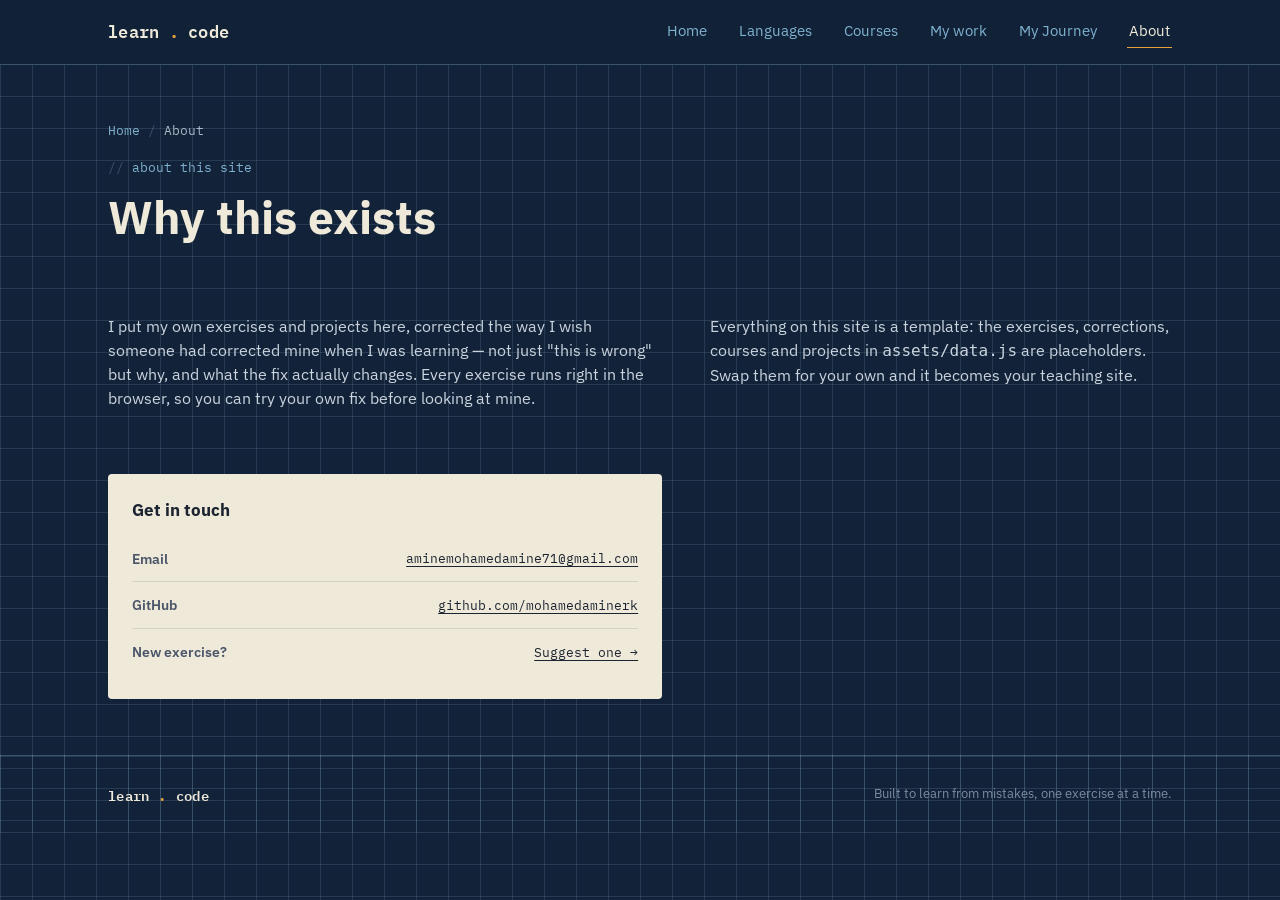
<file: about.html>
<!DOCTYPE html>
<html lang="en">
<head>
<meta charset="UTF-8">
<meta name="viewport" content="width=device-width, initial-scale=1.0">
<title>About — learn.code</title>
<meta name="description" content="Why this site exists: learn to code by running exercises and reading real corrections.">
<link rel="canonical" href="https://mohamedaminerk.github.io/learn-code/about.html">
<meta property="og:type" content="website">
<meta property="og:title" content="About — learn.code">
<meta name="robots" content="index, follow">
<link rel="icon" href="assets/favicon.svg" type="image/svg+xml">
<link rel="alternate icon" href="assets/favicon.ico">
<link rel="apple-touch-icon" href="assets/apple-touch-icon.png">
<link rel="preconnect" href="https://fonts.googleapis.com">
<link rel="preconnect" href="https://fonts.gstatic.com" crossorigin>
<link href="https://fonts.googleapis.com/css2?family=IBM+Plex+Sans:ital,wght@0,400;0,500;0,600;0,700;1,400&family=IBM+Plex+Mono:wght@400;500;600&display=swap" rel="stylesheet">
<link rel="stylesheet" href="assets/style.css">
</head>
<body class="blueprint">

<header class="site">
  <div class="nav-inner">
    <a href="index.html" class="logo">learn<span class="dot">.</span>code</a>
    <button class="nav-toggle" id="navToggle" aria-expanded="false" aria-controls="navLinks">menu</button>
    <nav class="links" id="navLinks">
      <a href="index.html" data-nav="home">Home</a>
      <a href="language.html?lang=c" data-nav="languages">Languages</a>
      <a href="courses.html" data-nav="courses">Courses</a>
      <a href="work.html" data-nav="work">My work</a>
      <a href="journey.html" data-nav="journey">My Journey</a>
      <a href="about.html" data-nav="about">About</a>
    </nav>
  </div>
</header>

<main>
  <section class="page-head">
    <div class="wrap">
      <div class="breadcrumb"><a href="index.html">Home</a><span class="sep">/</span><span class="current">About</span></div>
      <p class="page-tag">about this site</p>
      <h1 class="page-title">Why this exists</h1>
    </div>
  </section>

  <section style="padding-top:0;">
    <div class="wrap">
      <div class="about">
        <p>I put my own exercises and projects here, corrected the way I wish someone had corrected mine when I was learning — not just "this is wrong" but why, and what the fix actually changes. Every exercise runs right in the browser, so you can try your own fix before looking at mine.</p>
        <p>Everything on this site is a template: the exercises, corrections, courses and projects in <code>assets/data.js</code> are placeholders. Swap them for your own and it becomes your teaching site.</p>

       <div class="contact-card">
  <h3>Get in touch</h3>
  <div class="contact-row">
    <span class="contact-label-type">Email</span>
    <a href="mailto:aminemohamedamine71@gmail.com" class="contact-value">aminemohamedamine71@gmail.com</a>
  </div>
  <div class="contact-row">
    <span class="contact-label-type">GitHub</span>
    <a href="https://github.com/mohamedaminerk" target="_blank" rel="noopener noreferrer" class="contact-value">github.com/mohamedaminerk</a>
  </div>
  <div class="contact-row">
    <span class="contact-label-type">New exercise?</span>
    <a href="mailto:aminemohamedamine71@gmail.com?subject=New%20exercise%20suggestion" class="contact-value">Suggest one &rarr;</a>
  </div>
</div>
      </div>
    </div>
  </section>
</main>

<footer class="blueprint">
  <div class="wrap">
    <span class="logo">learn<span class="dot">.</span>code</span>
    <span>Built to learn from mistakes, one exercise at a time.</span>
  </div>
</footer>

<script src="assets/data.js"></script>
<script src="assets/app.js"></script>
<script>
  initNav("about");
</script>
</body>
</html>
</file>
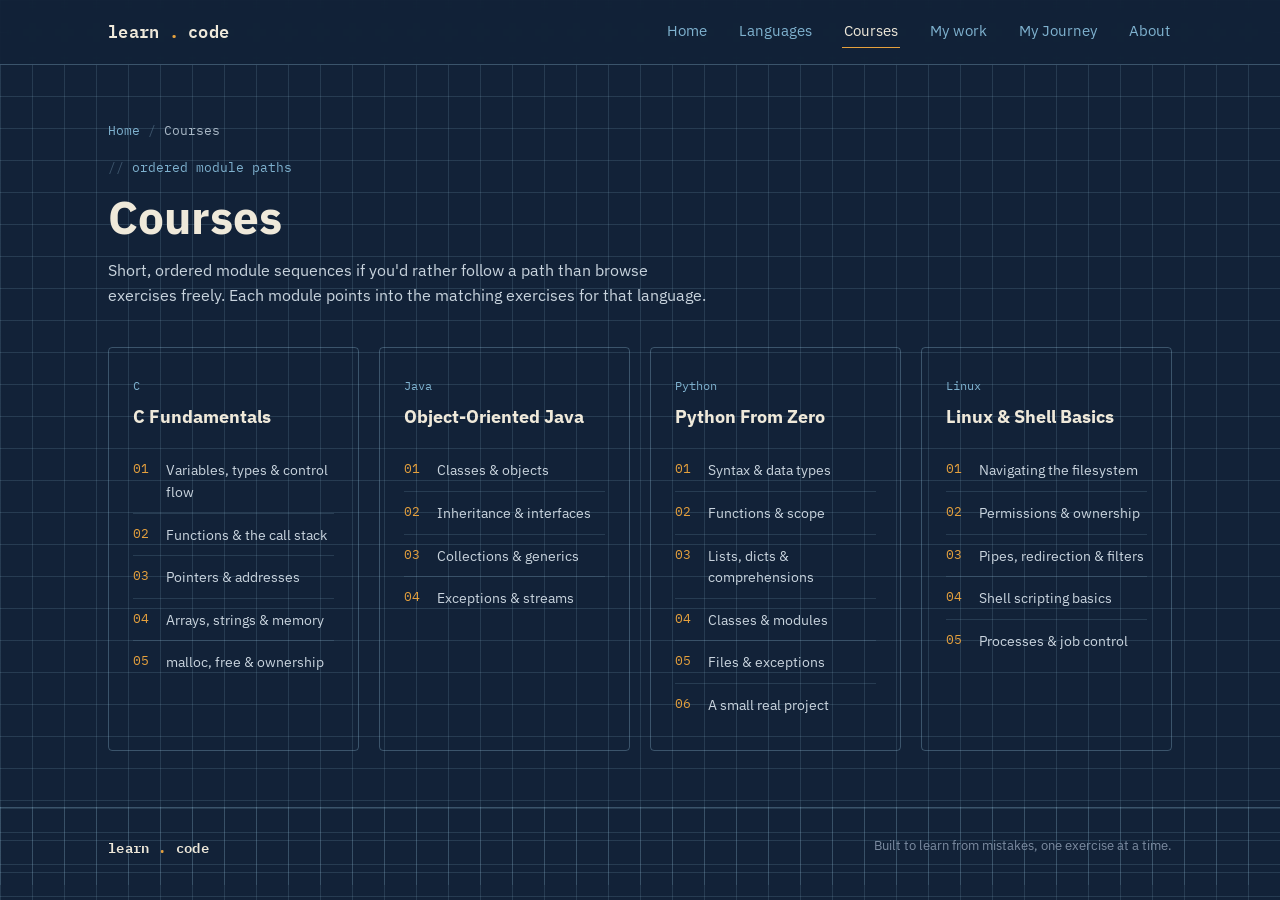
<file: courses.html>
<!DOCTYPE html>
<html lang="en">
<head>
<meta charset="UTF-8">
<meta name="viewport" content="width=device-width, initial-scale=1.0">
<title>Courses — learn.code</title>
<meta name="description" content="Short, ordered courses for learning C, Java and Python, module by module.">
<link rel="canonical" href="https://mohamedaminerk.github.io/learn-code/courses.html">
<meta property="og:type" content="website">
<meta property="og:title" content="Courses — learn.code">
<meta property="og:description" content="Short, ordered courses for learning C, Java and Python, module by module.">
<meta name="robots" content="index, follow">
<link rel="icon" href="assets/favicon.svg" type="image/svg+xml">
<link rel="alternate icon" href="assets/favicon.ico">
<link rel="apple-touch-icon" href="assets/apple-touch-icon.png">
<link rel="preconnect" href="https://fonts.googleapis.com">
<link rel="preconnect" href="https://fonts.gstatic.com" crossorigin>
<link href="https://fonts.googleapis.com/css2?family=IBM+Plex+Sans:ital,wght@0,400;0,500;0,600;0,700;1,400&family=IBM+Plex+Mono:wght@400;500;600&display=swap" rel="stylesheet">
<link rel="stylesheet" href="assets/style.css">
</head>
<body class="blueprint">

<header class="site">
  <div class="nav-inner">
    <a href="index.html" class="logo">learn<span class="dot">.</span>code</a>
    <button class="nav-toggle" id="navToggle" aria-expanded="false" aria-controls="navLinks">menu</button>
    <nav class="links" id="navLinks">
      <a href="index.html" data-nav="home">Home</a>
      <a href="language.html?lang=c" data-nav="languages">Languages</a>
      <a href="courses.html" data-nav="courses">Courses</a>
      <a href="work.html" data-nav="work">My work</a>
      <a href="journey.html" data-nav="journey">My Journey</a>
      <a href="about.html" data-nav="about">About</a>
    </nav>
  </div>
</header>

<main>
  <section class="page-head">
    <div class="wrap">
      <div class="breadcrumb"><a href="index.html">Home</a><span class="sep">/</span><span class="current">Courses</span></div>
      <p class="page-tag">ordered module paths</p>
      <h1 class="page-title">Courses</h1>
      <p class="page-sub">Short, ordered module sequences if you'd rather follow a path than browse exercises freely. Each module points into the matching exercises for that language.</p>
    </div>
  </section>

  <section style="padding-top:0;">
    <div class="wrap">
      <div class="course-grid" id="courseGrid"></div>
    </div>
  </section>
</main>

<footer class="blueprint">
  <div class="wrap">
    <span class="logo">learn<span class="dot">.</span>code</span>
    <span>Built to learn from mistakes, one exercise at a time.</span>
  </div>
</footer>

<script src="assets/data.js"></script>
<script src="assets/app.js"></script>
<script>
  initNav("courses");
  renderCourses(document.getElementById("courseGrid"));
</script>
</body>
</html>
</file>
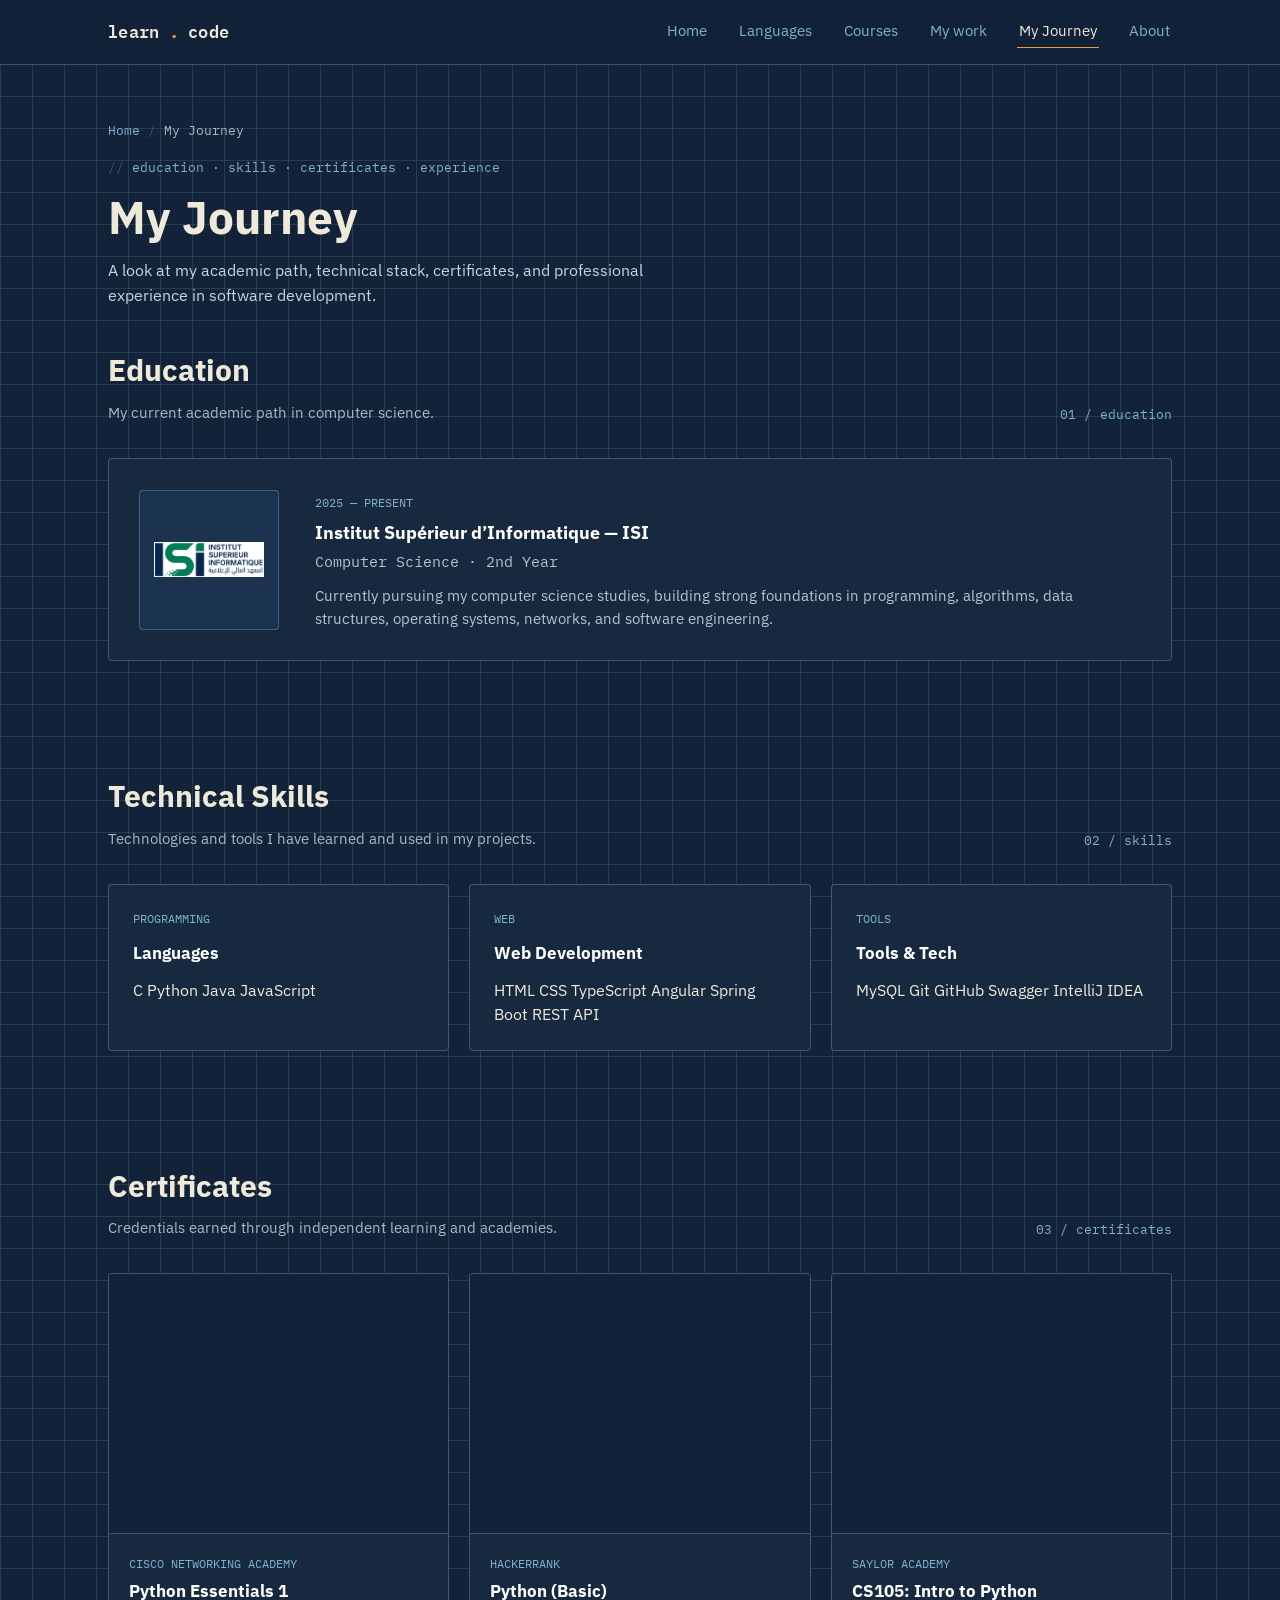
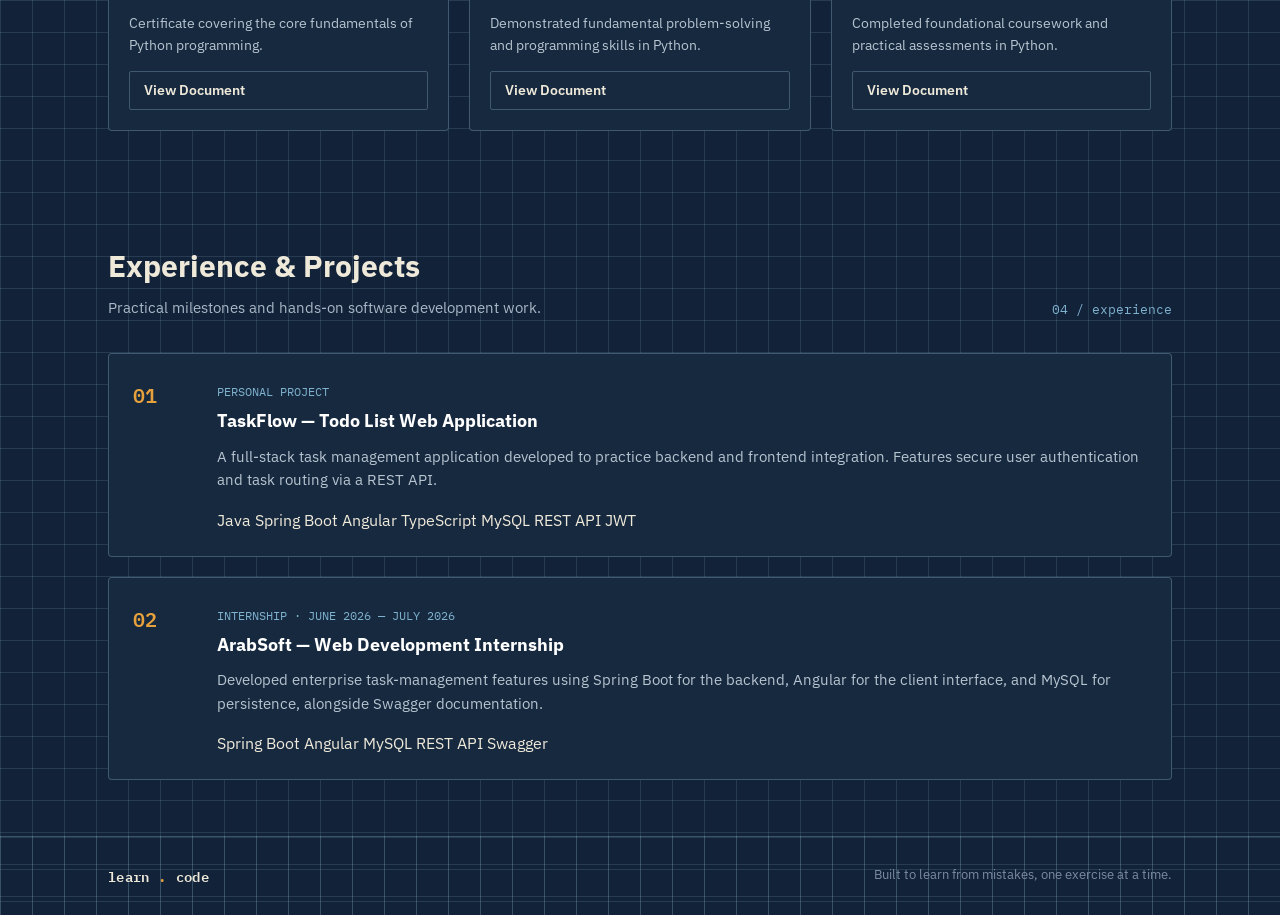
<file: journey.html>
<!DOCTYPE html>
<html lang="en">
<head>
<meta charset="UTF-8">
<meta name="viewport" content="width=device-width, initial-scale=1.0">
<title>My Journey — learn.code</title>
<meta name="description" content="My education, technical skills, certificates, projects and professional experience.">
<link rel="canonical" href="https://mohamedaminerk.github.io/learn-code/journey.html">
<meta property="og:type" content="website">
<meta property="og:title" content="My Journey — learn.code">
<meta property="og:description" content="Explore my education, skills, certificates, projects and professional experience.">
<meta name="robots" content="index, follow">
<link rel="icon" href="assets/favicon.svg" type="image/svg+xml">
<link rel="alternate icon" href="assets/favicon.ico">
<link rel="apple-touch-icon" href="assets/apple-touch-icon.png">
<link rel="preconnect" href="https://fonts.googleapis.com">
<link rel="preconnect" href="https://fonts.gstatic.com" crossorigin>
<link href="https://fonts.googleapis.com/css2?family=IBM+Plex+Sans:ital,wght@0,400;0,500;0,600;0,700;1,400&family=IBM+Plex+Mono:wght@400;500;600&display=swap" rel="stylesheet">
<link rel="stylesheet" href="assets/style.css">
</head>
<body class="blueprint">

<header class="site">
  <div class="nav-inner">
    <a href="index.html" class="logo">learn<span class="dot">.</span>code</a>
    <button class="nav-toggle" id="navToggle" aria-expanded="false" aria-controls="navLinks">menu</button>
    <nav class="links" id="navLinks">
      <a href="index.html" data-nav="home">Home</a>
      <a href="language.html?lang=c" data-nav="languages">Languages</a>
      <a href="courses.html" data-nav="courses">Courses</a>
      <a href="work.html" data-nav="work">My work</a>
      <a href="journey.html" data-nav="journey">My Journey</a>
      <a href="about.html" data-nav="about">About</a>
    </nav>
  </div>
</header>

<main>
  <!-- PAGE INTRO -->
  <section class="page-head">
    <div class="wrap">
      <div class="breadcrumb">
        <a href="index.html">Home</a>
        <span class="sep">/</span>
        <span class="current">My Journey</span>
      </div>
      <p class="page-tag">education · skills · certificates · experience</p>
      <h1 class="page-title">My Journey</h1>
      <p class="page-sub">A look at my academic path, technical stack, certificates, and professional experience in software development.</p>
    </div>
  </section>

  <!-- EDUCATION -->
  <section style="padding-top:0;">
    <div class="wrap">
      <div class="section-head">
        <div>
          <h2 class="section-title">Education</h2>
          <p class="section-desc">My current academic path in computer science.</p>
        </div>
        <span class="section-index">01 / education</span>
      </div>

      <article class="journey-education">
        <div class="education-logo">
          <img src="assets/images/isi-logo.png" alt="Institut Supérieur d'Informatique logo">
        </div>
        <div class="education-content">
          <span class="course-lang">2025 — PRESENT</span>
          <h3>Institut Supérieur d’Informatique — ISI</h3>
          <p class="education-field">Computer Science · 2nd Year</p>
          <p>Currently pursuing my computer science studies, building strong foundations in programming, algorithms, data structures, operating systems, networks, and software engineering.</p>
        </div>
      </article>
    </div>
  </section>

  <!-- TECHNICAL SKILLS -->
  <section>
    <div class="wrap">
      <div class="section-head">
        <div>
          <h2 class="section-title">Technical Skills</h2>
          <p class="section-desc">Technologies and tools I have learned and used in my projects.</p>
        </div>
        <span class="section-index">02 / skills</span>
      </div>

      <div class="journey-skills">
        <article class="journey-skill-card">
          <span class="course-lang">PROGRAMMING</span>
          <h3>Languages</h3>
          <div class="skill-list">
            <span>C</span>
            <span>Python</span>
            <span>Java</span>
            <span>JavaScript</span>
          </div>
        </article>

        <article class="journey-skill-card">
          <span class="course-lang">WEB</span>
          <h3>Web Development</h3>
          <div class="skill-list">
            <span>HTML</span>
            <span>CSS</span>
            <span>TypeScript</span>
            <span>Angular</span>
            <span>Spring Boot</span>
            <span>REST API</span>
          </div>
        </article>

        <article class="journey-skill-card">
          <span class="course-lang">TOOLS</span>
          <h3>Tools & Tech</h3>
          <div class="skill-list">
            <span>MySQL</span>
            <span>Git</span>
            <span>GitHub</span>
            <span>Swagger</span>
            <span>IntelliJ IDEA</span>
          </div>
        </article>
      </div>
    </div>
  </section>

  <!-- CERTIFICATES -->
  <section>
    <div class="wrap">
      <div class="section-head">
        <div>
          <h2 class="section-title">Certificates</h2>
          <p class="section-desc">Credentials earned through independent learning and academies.</p>
        </div>
        <span class="section-index">03 / certificates</span>
      </div>

      <div class="journey-certificates">
        <article class="journey-certificate">
          <div class="certificate-document">
            <iframe src="assets/certificates/certificate-1.pdf#page=1&view=FitH" title="Python Essentials 1"></iframe>
          </div>
          <div class="certificate-content">
            <span class="course-lang">CISCO NETWORKING ACADEMY</span>
            <h3>Python Essentials 1</h3>
            <p>Certificate covering the core fundamentals of Python programming.</p>
            <a href="assets/certificates/certificate-1.pdf" target="_blank" rel="noopener noreferrer" class="btn btn-ghost btn-sm">View Document</a>
          </div>
        </article>

        <article class="journey-certificate">
          <div class="certificate-document">
            <iframe src="assets/certificates/certificate-2.pdf#page=1&view=FitH" title="Python Basic"></iframe>
          </div>
          <div class="certificate-content">
            <span class="course-lang">HACKERRANK</span>
            <h3>Python (Basic)</h3>
            <p>Demonstrated fundamental problem-solving and programming skills in Python.</p>
            <a href="assets/certificates/certificate-2.pdf" target="_blank" rel="noopener noreferrer" class="btn btn-ghost btn-sm">View Document</a>
          </div>
        </article>

        <article class="journey-certificate">
          <div class="certificate-document">
            <iframe src="assets/certificates/certificate-3.pdf#page=1&view=FitH" title="CS105 Introduction to Python"></iframe>
          </div>
          <div class="certificate-content">
            <span class="course-lang">SAYLOR ACADEMY</span>
            <h3>CS105: Intro to Python</h3>
            <p>Completed foundational coursework and practical assessments in Python.</p>
            <a href="assets/certificates/certificate-3.pdf" target="_blank" rel="noopener noreferrer" class="btn btn-ghost btn-sm">View Document</a>
          </div>
        </article>
      </div>
    </div>
  </section>

  <!-- EXPERIENCE & PROJECTS -->
  <section>
    <div class="wrap">
      <div class="section-head">
        <div>
          <h2 class="section-title">Experience & Projects</h2>
          <p class="section-desc">Practical milestones and hands-on software development work.</p>
        </div>
        <span class="section-index">04 / experience</span>
      </div>

      <div class="journey-projects">
        <article class="journey-project">
          <div class="journey-project-number">01</div>
          <div class="journey-project-content">
            <span class="course-lang">PERSONAL PROJECT</span>
            <h3>TaskFlow — Todo List Web Application</h3>
            <p>A full-stack task management application developed to practice backend and frontend integration. Features secure user authentication and task routing via a REST API.</p>
            <div class="skill-list">
              <span>Java</span>
              <span>Spring Boot</span>
              <span>Angular</span>
              <span>TypeScript</span>
              <span>MySQL</span>
              <span>REST API</span>
              <span>JWT</span>
            </div>
          </div>
        </article>

        <article class="journey-project">
          <div class="journey-project-number">02</div>
          <div class="journey-project-content">
            <span class="course-lang">INTERNSHIP · JUNE 2026 — JULY 2026</span>
            <h3>ArabSoft — Web Development Internship</h3>
            <p>Developed enterprise task-management features using Spring Boot for the backend, Angular for the client interface, and MySQL for persistence, alongside Swagger documentation.</p>
            <div class="skill-list">
              <span>Spring Boot</span>
              <span>Angular</span>
              <span>MySQL</span>
              <span>REST API</span>
              <span>Swagger</span>
            </div>
          </div>
        </article>
      </div>
    </div>
  </section>
</main>

<footer class="blueprint">
  <div class="wrap">
    <span class="logo">learn<span class="dot">.</span>code</span>
    <span>Built to learn from mistakes, one exercise at a time.</span>
  </div>
</footer>

<script src="assets/app.js"></script>
<script>
  initNav("journey");
</script>
</body>
</html>
</file>
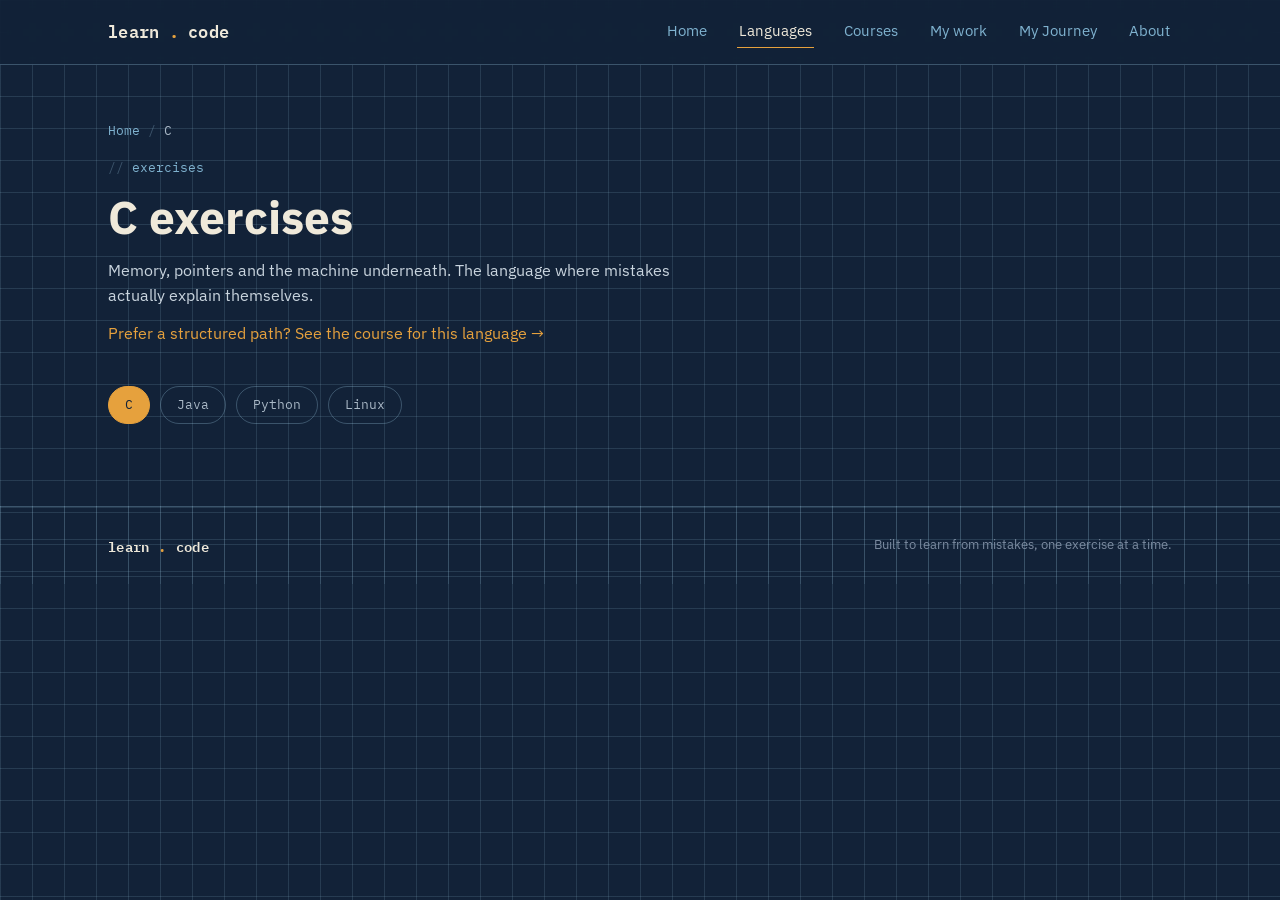
<file: language.html>
<!DOCTYPE html>
<html lang="en">
<head>
<meta charset="UTF-8">
<meta name="viewport" content="width=device-width, initial-scale=1.0">
<title>Language — learn.code</title>
<meta name="description" content="Browse programming exercises with corrections in C, Java and Python.">
<link rel="canonical" href="https://mohamedaminerk.github.io/learn-code/language.html">
<meta property="og:type" content="website">
<meta property="og:title" content="Exercises — learn.code">
<meta property="og:description" content="Browse programming exercises with corrections in C, Java and Python.">
<meta name="robots" content="index, follow">
<link rel="icon" href="assets/favicon.svg" type="image/svg+xml">
<link rel="alternate icon" href="assets/favicon.ico">
<link rel="apple-touch-icon" href="assets/apple-touch-icon.png">
<link rel="preconnect" href="https://fonts.googleapis.com">
<link rel="preconnect" href="https://fonts.gstatic.com" crossorigin>
<link href="https://fonts.googleapis.com/css2?family=IBM+Plex+Sans:ital,wght@0,400;0,500;0,600;0,700;1,400&family=IBM+Plex+Mono:wght@400;500;600&display=swap" rel="stylesheet">
<link rel="stylesheet" href="assets/style.css">
</head>
<body class="blueprint">

<header class="site">
  <div class="nav-inner">
    <a href="index.html" class="logo">learn<span class="dot">.</span>code</a>
    <button class="nav-toggle" id="navToggle" aria-expanded="false" aria-controls="navLinks">menu</button>
    <nav class="links" id="navLinks">
      <a href="index.html" data-nav="home">Home</a>
      <a href="language.html?lang=c" data-nav="languages">Languages</a>
      <a href="courses.html" data-nav="courses">Courses</a>
      <a href="work.html" data-nav="work">My work</a>
      <a href="journey.html" data-nav="journey">My Journey</a>
      <a href="about.html" data-nav="about">About</a>
    </nav>
  </div>
</header>

<main>
  <section class="page-head">
    <div class="wrap">
      <div class="breadcrumb">
        <a href="index.html">Home</a><span class="sep">/</span><span class="current" id="langTag">…</span>
      </div>
      <p class="page-tag">exercises</p>
      <h1 class="page-title" id="langTitle">Loading…</h1>
      <p class="page-sub" id="langDesc"></p>
      <p class="page-sub" style="margin-top:14px;">
        <a href="courses.html" id="courseLink" style="color:var(--amber); text-decoration:none;">Prefer a structured path? See the course for this language →</a>
      </p>
    </div>
  </section>

  <section style="padding-top:0;">
    <div class="wrap">
      <div class="filter-bar" id="filterBar"></div>
      <div class="exercise-list" id="exerciseList"></div>
    </div>
  </section>
</main>

<footer class="blueprint">
  <div class="wrap">
    <span class="logo">learn<span class="dot">.</span>code</span>
    <span>Built to learn from mistakes, one exercise at a time.</span>
  </div>
</footer>

<script src="assets/data.js"></script>
<script src="assets/app.js"></script>
<script>
  initNav("languages");
  renderLanguagePage();
</script>
</body>
</html>
</file>
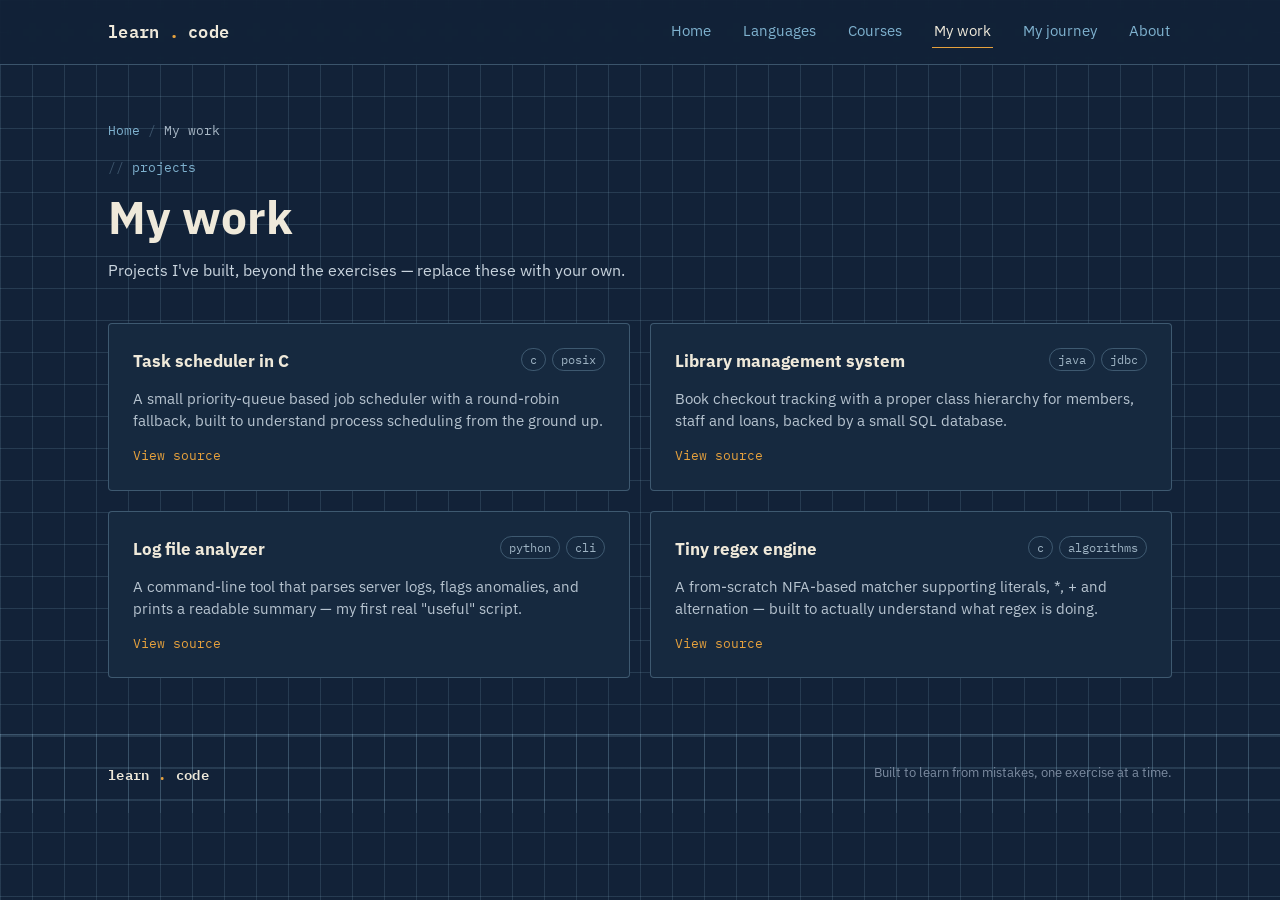
<file: work.html>
<!DOCTYPE html>
<html lang="en">
<head>
<meta charset="UTF-8">
<meta name="viewport" content="width=device-width, initial-scale=1.0">
<title>My work — learn.code</title>
<meta name="description" content="Programming projects in C, Java and Python.">
<link rel="canonical" href="https://mohamedaminerk.github.io/learn-code/work.html">
<meta property="og:type" content="website">
<meta property="og:title" content="My work — learn.code">
<meta property="og:description" content="Programming projects in C, Java and Python.">
<meta name="robots" content="index, follow">
<link rel="icon" href="assets/favicon.svg" type="image/svg+xml">
<link rel="alternate icon" href="assets/favicon.ico">
<link rel="apple-touch-icon" href="assets/apple-touch-icon.png">
<link rel="preconnect" href="https://fonts.googleapis.com">
<link rel="preconnect" href="https://fonts.gstatic.com" crossorigin>
<link href="https://fonts.googleapis.com/css2?family=IBM+Plex+Sans:ital,wght@0,400;0,500;0,600;0,700;1,400&family=IBM+Plex+Mono:wght@400;500;600&display=swap" rel="stylesheet">
<link rel="stylesheet" href="assets/style.css">
</head>
<body class="blueprint">

<header class="site">
  <div class="nav-inner">
    <a href="index.html" class="logo">learn<span class="dot">.</span>code</a>
    <button class="nav-toggle" id="navToggle" aria-expanded="false" aria-controls="navLinks">menu</button>
    <nav class="links" id="navLinks">
      <a href="index.html" data-nav="home">Home</a>
      <a href="language.html?lang=c" data-nav="languages">Languages</a>
      <a href="courses.html" data-nav="courses">Courses</a>
      <a href="work.html" data-nav="work">My work</a>
      <a href="journey.html" data-nav="journey">My journey</a>
      <a href="about.html" data-nav="about">About</a>
    </nav>
  </div>
</header>

<main>
  <section class="page-head">
    <div class="wrap">
      <div class="breadcrumb"><a href="index.html">Home</a><span class="sep">/</span><span class="current">My work</span></div>
      <p class="page-tag">projects</p>
      <h1 class="page-title">My work</h1>
      <p class="page-sub">Projects I've built, beyond the exercises — replace these with your own.</p>
    </div>
  </section>

  <section style="padding-top:0;">
    <div class="wrap">
      <div class="work-grid" id="workGrid"></div>
    </div>
  </section>
</main>

<footer class="blueprint">
  <div class="wrap">
    <span class="logo">learn<span class="dot">.</span>code</span>
    <span>Built to learn from mistakes, one exercise at a time.</span>
  </div>
</footer>

<script src="assets/data.js"></script>
<script src="assets/app.js"></script>
<script>
  initNav("work");
  renderWork(document.getElementById("workGrid"));
</script>
</body>
</html>
</file>
<file: assets/style.css>
/* ============ tokens ============ */
:root{
  --blue-deep:#122238;
  --blue-panel:#16293f;
  --blue-panel-2:#1c3350;
  --grid-line: rgba(148, 189, 214, 0.16);
  --grid-line-strong: rgba(148, 189, 214, 0.32);
  --paper:#efe9da;
  --paper-dim:#e4ddc9;
  --ink:#1b2430;
  --ink-soft:#4a5568;
  --amber:#e6a13d;
  --amber-dim:#c98a2c;
  --green:#5da97a;
  --rose:#c9705f;
  --sky:#7fb2cf;
  --max-w: 1120px;
  --radius-card: 3px;
  --font-body: 'IBM Plex Sans', sans-serif;
  --font-mono: 'IBM Plex Mono', monospace;
}

*{ box-sizing:border-box; }
html{ scroll-behavior:smooth; }
@media (prefers-reduced-motion: reduce){
  html{ scroll-behavior:auto; }
  *{ animation-duration:0.001ms !important; transition-duration:0.001ms !important; }
}

body{
  margin:0;
  background:var(--blue-deep);
  color:var(--paper);
  font-family:var(--font-body);
  line-height:1.5;
  -webkit-font-smoothing:antialiased;
  min-height:100vh;
}

a{ color:inherit; }
img{ max-width:100%; display:block; }
::selection{ background:var(--amber); color:var(--blue-deep); }
:focus-visible{ outline:2px solid var(--amber); outline-offset:3px; }

.blueprint{
  background-image:
    linear-gradient(var(--grid-line) 1px, transparent 1px),
    linear-gradient(90deg, var(--grid-line) 1px, transparent 1px);
  background-size: 32px 32px;
}

.wrap{ max-width:var(--max-w); margin:0 auto; padding:0 28px; }

/* ============ nav ============ */
header.site{
  position:sticky; top:0; z-index:50;
  background:rgba(18,34,56,0.92);
  backdrop-filter: blur(6px);
  border-bottom:1px solid var(--grid-line-strong);
}
.nav-inner{
  max-width:var(--max-w); margin:0 auto; padding:16px 28px;
  display:flex; align-items:center; justify-content:space-between; gap:24px;
  position:relative;
}
.logo{
  font-family:var(--font-mono); font-weight:600; font-size:1.05rem;
  letter-spacing:0.02em; color:var(--paper); text-decoration:none;
  display:flex; align-items:center; gap:9px;
}
.logo .dot{ color:var(--amber); }
.logo-mark{ width:24px; height:24px; border-radius:6px; flex:none; display:block; }
nav.links{ display:flex; gap:28px; }
nav.links a{
  text-decoration:none; font-size:0.94rem; color:var(--sky);
  padding:4px 2px; border-bottom:1px solid transparent;
  transition:border-color .15s ease, color .15s ease;
}
nav.links a:hover, nav.links a.current{ color:var(--paper); border-color:var(--amber); }
.nav-toggle{ display:none; }

@media (max-width:760px){
  nav.links{
    position:absolute; top:100%; left:0; right:0; flex-direction:column; gap:0;
    background:var(--blue-panel); border-bottom:1px solid var(--grid-line-strong);
    max-height:0; overflow:hidden;
  }
  nav.links.open{ max-height:400px; }
  nav.links a{ padding:14px 28px; border-bottom:1px solid var(--grid-line); }
  .nav-toggle{
    display:block; background:none; border:1px solid var(--grid-line-strong);
    color:var(--paper); font-family:var(--font-mono); font-size:0.85rem;
    padding:6px 10px; cursor:pointer; border-radius:2px;
  }
}

/* ============ page header ============ */
.page-head{ padding:56px 0 40px; }
.page-tag{ font-family:var(--font-mono); font-size:0.82rem; color:var(--sky); margin:0 0 14px; }
.page-tag::before{ content:"// "; color:var(--grid-line-strong); }
h1.page-title{ font-size:clamp(2rem, 4.4vw, 2.9rem); font-weight:700; line-height:1.1; margin:0 0 16px; color:var(--paper); }
.page-sub{ font-size:1.02rem; color:#c9d4de; max-width:60ch; margin:0; }

.breadcrumb{
  font-family:var(--font-mono); font-size:0.8rem; color:var(--sky);
  display:flex; gap:8px; align-items:center; margin-bottom:18px;
}
.breadcrumb a{ text-decoration:none; color:var(--sky); }
.breadcrumb a:hover{ text-decoration:underline; }
.breadcrumb span.sep{ color:var(--grid-line-strong); }
.breadcrumb span.current{ color:#a9b8c6; }

section{ padding:56px 0; }
.section-head{
  display:flex; align-items:flex-end; justify-content:space-between;
  gap:24px; margin-bottom:34px; flex-wrap:wrap;
}
h2.section-title{ font-size:clamp(1.5rem, 3vw, 1.9rem); font-weight:700; margin:0; color:var(--paper); }
.section-desc{ color:#a9b8c6; max-width:50ch; margin:8px 0 0; font-size:0.96rem; }
.section-index{ font-family:var(--font-mono); font-size:0.8rem; color:var(--sky); }

/* ============ buttons ============ */
.btn{
  font-family:var(--font-body); font-weight:600; font-size:0.95rem;
  padding:12px 22px; border-radius:2px; text-decoration:none; display:inline-block;
  border:1px solid transparent; cursor:pointer;
  transition:transform .12s ease, background .15s ease, border-color .15s ease;
}
.btn:hover{ transform:translateY(-1px); }
.btn-primary{ background:var(--amber); color:var(--blue-deep); }
.btn-primary:hover{ background:#f0ad4d; }
.btn-ghost{ background:transparent; color:var(--paper); border-color:var(--grid-line-strong); }
.btn-ghost:hover{ border-color:var(--sky); }
.btn-sm{ padding:8px 14px; font-size:0.85rem; }
.btn[disabled]{ opacity:0.55; cursor:not-allowed; transform:none; }

/* ============ language cards (home) ============ */
.lang-grid{ display:grid; grid-template-columns:repeat(4, 1fr); gap:20px; }
@media (max-width:980px){ .lang-grid{ grid-template-columns:repeat(2, 1fr); } }
@media (max-width:560px){ .lang-grid{ grid-template-columns:1fr; } }
.lang-card{
  background:var(--paper); color:var(--ink); border-radius:var(--radius-card);
  padding:26px 24px 22px; position:relative; border-top:4px solid var(--c-accent, var(--amber));
  transition:transform .15s ease, box-shadow .15s ease;
  text-decoration:none; display:block; cursor:pointer;
}
.lang-card:hover{ transform:translateY(-3px); box-shadow:0 14px 30px -18px rgba(0,0,0,0.55); }
.lang-card[data-lang="c"]{ --c-accent:#7fa7c9; }
.lang-card[data-lang="java"]{ --c-accent:var(--rose); }
.lang-card[data-lang="python"]{ --c-accent:var(--green); }
.lang-card[data-lang="linux"]{ --c-accent:#9b8cc9; }
.lang-name{ font-size:1.3rem; font-weight:700; margin:0 0 6px; color:var(--ink); }
.lang-desc{ font-size:0.92rem; color:var(--ink-soft); margin:0 0 18px; min-height:3.2em; }
.lang-stats{ display:flex; gap:18px; font-family:var(--font-mono); font-size:0.78rem; color:var(--ink-soft); margin-bottom:18px; }
.lang-stats b{ color:var(--ink); display:block; font-size:1.05rem; font-family:var(--font-body); }
.lang-btn{
  font-family:var(--font-mono); font-size:0.82rem; font-weight:500; background:none;
  border:1px solid rgba(27,36,48,0.25); color:var(--ink); padding:8px 14px; border-radius:2px;
}

/* ============ demo card (home hero) ============ */
.demo-card{ background:var(--blue-panel); border:1px solid var(--grid-line-strong); border-radius:4px; max-width:560px; overflow:hidden; }
.demo-bar{ display:flex; align-items:center; gap:8px; padding:9px 14px; background:var(--blue-panel-2); border-bottom:1px solid var(--grid-line-strong); font-family:var(--font-mono); font-size:0.78rem; color:#9fb4c4; }
.demo-bar .puck{ width:9px; height:9px; border-radius:50%; background:#39506a; }
.demo-body{ padding:16px 18px; font-family:var(--font-mono); font-size:0.86rem; }
.demo-body pre{ margin:0; white-space:pre-wrap; }
.line-bad{ color:var(--rose); } .line-bad::before{ content:"- "; }
.line-good{ color:var(--green); } .line-good::before{ content:"+ "; }
.line-note{ color:#7c8ba0; }
.hero-cta{ display:flex; gap:14px; flex-wrap:wrap; margin:28px 0 48px; }

/* ============ filter pills ============ */
.filter-bar{ display:flex; gap:10px; margin-bottom:26px; flex-wrap:wrap; }
.filter-pill{
  font-family:var(--font-mono); font-size:0.82rem; background:transparent; color:#a9b8c6;
  border:1px solid var(--grid-line-strong); padding:8px 16px; border-radius:20px; cursor:pointer;
  text-decoration:none;
}
.filter-pill:hover{ border-color:var(--sky); color:var(--paper); }
.filter-pill.active{ background:var(--amber); color:var(--blue-deep); border-color:var(--amber); }

/* ============ exercise list cards (language page) ============ */
.exercise-list{ display:flex; flex-direction:column; gap:12px; }
.exercise-row{
  background:var(--paper); color:var(--ink); border-radius:var(--radius-card);
  padding:18px 22px; display:flex; align-items:center; justify-content:space-between;
  gap:16px; flex-wrap:wrap; text-decoration:none;
  transition:transform .12s ease;
}
.exercise-row:hover{ transform:translateX(4px); }
.ex-left{ display:flex; align-items:center; gap:14px; flex-wrap:wrap; }
.ex-title{ font-weight:600; font-size:1.02rem; color:var(--ink); }
.badge{ font-family:var(--font-mono); font-size:0.72rem; font-weight:500; padding:3px 9px; border-radius:20px; text-transform:lowercase; }
.badge-lang{ background:rgba(27,36,48,0.08); color:var(--ink-soft); }
.badge-beginner{ background:rgba(93,169,122,0.18); color:#2f6b47; }
.badge-intermediate{ background:rgba(230,161,61,0.2); color:#8a5c14; }
.badge-advanced{ background:rgba(201,112,95,0.2); color:#8f3d2c; }
.ex-arrow{ font-family:var(--font-mono); font-size:0.85rem; color:var(--ink-soft); }

/* ============ courses ============ */
.course-grid{ display:grid; grid-template-columns:repeat(4,1fr); gap:20px; }
@media (max-width:980px){ .course-grid{ grid-template-columns:repeat(2, 1fr); } }
@media (max-width:560px){ .course-grid{ grid-template-columns:1fr; } }
.course-card{ border:1px solid var(--grid-line-strong); border-radius:4px; padding:24px; }
.course-lang{ font-family:var(--font-mono); font-size:0.78rem; color:var(--sky); }
.course-title{ font-size:1.12rem; font-weight:700; margin:8px 0 18px; }
.module-list{ list-style:none; margin:0; padding:0; }
.module-list li{ display:flex; gap:12px; align-items:flex-start; padding:10px 0; border-top:1px solid var(--grid-line); font-size:0.9rem; color:#c9d4de; }
.module-list li:first-child{ border-top:none; }
.module-num{ font-family:var(--font-mono); color:var(--amber); font-size:0.82rem; flex:none; width:1.6em; }

/* ============ work grid ============ */
.work-grid{ display:grid; grid-template-columns:repeat(2,1fr); gap:20px; }
@media (max-width:820px){ .work-grid{ grid-template-columns:1fr; } }
.work-card{ background:var(--blue-panel); border:1px solid var(--grid-line-strong); border-radius:4px; padding:24px; display:flex; flex-direction:column; gap:14px; }
.work-top{ display:flex; justify-content:space-between; align-items:flex-start; gap:12px; }
.work-title{ font-size:1.08rem; font-weight:700; margin:0; }
.work-tags{ display:flex; gap:6px; flex-wrap:wrap; }
.tag{ font-family:var(--font-mono); font-size:0.72rem; color:#9fb4c4; border:1px solid var(--grid-line-strong); padding:2px 8px; border-radius:20px; }
.work-desc{ font-size:0.92rem; color:#b7c4d0; margin:0; }
.work-link{ font-family:var(--font-mono); font-size:0.82rem; color:var(--amber); text-decoration:none; align-self:flex-start; }
.work-link:hover{ text-decoration:underline; }

/* ============ exercise / codespace page ============ */
.ex-meta{ display:flex; gap:10px; align-items:center; margin-bottom:14px; flex-wrap:wrap; }
.ex-layout{ display:grid; grid-template-columns:1fr 1fr; gap:22px; align-items:start; }
@media (max-width:980px){ .ex-layout{ grid-template-columns:1fr; } }

.prompt-card{ background:var(--paper); color:var(--ink); border-radius:4px; padding:22px 24px; }
.prompt-card h3{ margin:0 0 10px; font-size:1rem; }
.prompt-card p{ font-size:0.94rem; color:var(--ink-soft); margin:0 0 12px; }
.prompt-card code{ background:rgba(27,36,48,0.07); padding:1px 5px; border-radius:3px; font-family:var(--font-mono); font-size:0.88em; }

.editor-card{ background:var(--blue-panel); border:1px solid var(--grid-line-strong); border-radius:4px; overflow:hidden; }
.editor-bar{ display:flex; align-items:center; justify-content:space-between; gap:10px; padding:10px 14px; background:var(--blue-panel-2); border-bottom:1px solid var(--grid-line-strong); }
.editor-bar .filename{ font-family:var(--font-mono); font-size:0.8rem; color:#9fb4c4; }
.editor-actions{ display:flex; gap:8px; }
.CodeMirror{ height:340px; font-family:var(--font-mono); font-size:0.86rem; background:var(--blue-deep) !important; color:#dbe6ee !important; }
.CodeMirror-gutters{ background:var(--blue-panel-2) !important; border-right:1px solid var(--grid-line) !important; }
.CodeMirror-linenumber{ color:#4a637c !important; }
.cm-keyword{ color:var(--sky) !important; }
.cm-comment{ color:#5f7891 !important; }
.cm-string{ color:var(--amber) !important; }
.cm-number{ color:#c9a5e0 !important; }

.output-card{ background:var(--blue-panel); border:1px solid var(--grid-line-strong); border-radius:4px; margin-top:16px; }
.output-bar{ display:flex; align-items:center; justify-content:space-between; padding:10px 14px; background:var(--blue-panel-2); border-bottom:1px solid var(--grid-line-strong); font-family:var(--font-mono); font-size:0.8rem; color:#9fb4c4; }
.output-body{ padding:16px 18px; font-family:var(--font-mono); font-size:0.84rem; white-space:pre-wrap; word-break:break-word; min-height:60px; color:#dbe6ee; }
.output-body.empty{ color:#5f7891; }
.output-body.err{ color:var(--rose); }

.result-banner{ display:flex; align-items:center; gap:10px; padding:12px 16px; font-family:var(--font-mono); font-size:0.85rem; border-top:1px solid var(--grid-line); }
.result-banner.pass{ color:var(--green); }
.result-banner.fail{ color:var(--rose); }
.result-banner.idle{ color:#7c8ba0; }

.correction-toggle{ margin-top:22px; }
.correction-panel{ background:var(--paper); color:var(--ink); border-radius:4px; padding:22px 24px; margin-top:14px; }
.correction-panel[hidden]{ display:none; }
.correction-label{ display:inline-flex; align-items:center; gap:6px; font-family:var(--font-mono); font-size:0.78rem; color:var(--green); margin:0 0 10px; }
.correction-label::before{ content:"✓"; }
.code-block{ background:var(--blue-deep); color:#dbe6ee; font-family:var(--font-mono); font-size:0.82rem; padding:16px 18px; border-radius:3px; overflow-x:auto; margin:10px 0; line-height:1.6; white-space:pre; }
.ex-note{ font-size:0.9rem; color:var(--ink-soft); margin-top:12px; border-left:2px solid var(--amber-dim); padding-left:12px; }
.piston-note{ font-size:0.78rem; color:#6f8298; margin-top:10px; font-family:var(--font-mono); }

.ex-nextprev{ display:flex; justify-content:space-between; margin-top:32px; gap:14px; flex-wrap:wrap; }

/* ============ about ============ */
.about{ display:grid; grid-template-columns:1.2fr 1fr; gap:48px; align-items:start; }
@media (max-width:820px){ .about{ grid-template-columns:1fr; } }
.about p{ color:#c9d4de; font-size:1rem; max-width:56ch; }

.contact-card{ background:var(--paper); color:var(--ink); border-radius:4px; padding:24px; }
.contact-card h3{ margin:0 0 12px; font-size:1.05rem; font-weight:700; }

.contact-row{ 
  display:flex; 
  justify-content:space-between; 
  align-items:center;
  padding:12px 0; 
  border-top:1px solid rgba(27,36,48,0.12); 
  font-size:0.9rem; 
}
.contact-row:first-of-type{ border-top:none; }

.contact-label-type {
  font-weight: 600;
  color: var(--ink-soft);
}

.contact-row a.contact-value{ 
  font-family: var(--font-mono);
  font-size: 0.84rem;
  color: var(--ink);
  text-decoration: underline;
  text-underline-offset: 3px;
  transition: color 0.15s ease;
}
.contact-row a.contact-value:hover{
  color: var(--amber-dim);
}

footer{ border-top:1px solid var(--grid-line-strong); padding:28px 0; font-size:0.82rem; color:#7c8ba0; }
footer .wrap{ display:flex; justify-content:space-between; flex-wrap:wrap; gap:10px; }
footer .logo{ font-size:0.9rem; }

.spinner{
  display:inline-block; width:13px; height:13px; border-radius:50%;
  border:2px solid rgba(230,161,61,0.3); border-top-color:var(--amber);
  animation:spin .7s linear infinite;
}
@keyframes spin{ to{ transform:rotate(360deg); } }
/* =========================
   MY JOURNEY (Blueprint Theme)
   ========================= */

.journey-education {
  display: flex;
  align-items: center;
  gap: 36px;
  padding: 30px;
  border: 1px solid var(--grid-line-strong);
  background: var(--blue-panel);
  border-radius: 4px;
  color: var(--paper);
}

.education-logo {
  width: 140px;
  min-width: 140px;
  height: 140px;
  display: flex;
  align-items: center;
  justify-content: center;
  background: var(--blue-panel-2);
  border-radius: 4px;
  border: 1px solid var(--grid-line-strong);
}

.education-logo img {
  width: 110px;
  height: 110px;
  object-fit: contain;
  display: block;
}

.education-content {
  flex: 1;
}

.education-content h3 {
  font-size: 1.15rem;
  font-weight: 700;
  margin: 6px 0 4px;
  color: #ffffff;
}

.education-content p {
  color: #b7c4d0;
  font-size: 0.94rem;
  margin: 0;
}

.education-field {
  font-family: var(--font-mono);
  font-size: 0.85rem;
  margin-bottom: 12px !important;
  color: var(--sky);
}


/* SKILLS GRID (Matching lang-grid & work-grid standards) */

.journey-skills {
  display: grid;
  grid-template-columns: repeat(3, 1fr);
  gap: 20px;
}

.journey-skill-card {
  background: var(--blue-panel);
  border: 1px solid var(--grid-line-strong);
  border-radius: 4px;
  padding: 24px;
  display: flex;
  flex-direction: column;
  gap: 12px;
}

.journey-skill-card h3 {
  font-size: 1.08rem;
  font-weight: 700;
  margin: 0;
  color: #ffffff;
}


/* CERTIFICATES GRID */

.journey-certificates {
  display: grid;
  grid-template-columns: repeat(3, 1fr);
  gap: 20px;
}

.journey-certificate {
  background: var(--blue-panel);
  border: 1px solid var(--grid-line-strong);
  border-radius: 4px;
  overflow: hidden;
  display: flex;
  flex-direction: column;
}

.certificate-document {
  width: 100%;
  height: 260px;
  background: var(--blue-deep);
  overflow: hidden;
  border-bottom: 1px solid var(--grid-line-strong);
}

.certificate-document iframe {
  width: 100%;
  height: 100%;
  border: 0;
  display: block;
  pointer-events: none; /* Prevents iframe scroll lock issues while browsing */
}

.certificate-content {
  padding: 20px;
  display: flex;
  flex-direction: column;
  flex: 1;
}

.certificate-content h3 {
  font-size: 1.05rem;
  font-weight: 700;
  margin: 6px 0 8px;
  color: #ffffff;
}

.certificate-content p {
  font-size: 0.9rem;
  color: #b7c4d0;
  margin: 0 0 16px;
  flex: 1;
  line-height: 1.5;
}


/* EXPERIENCE & PROJECTS (Matching work-grid style) */

.journey-projects {
  display: flex;
  flex-direction: column;
  gap: 20px;
}

.journey-project {
  background: var(--blue-panel);
  border: 1px solid var(--grid-line-strong);
  border-radius: 4px;
  padding: 24px;
  display: grid;
  grid-template-columns: 60px 1fr;
  gap: 24px;
  align-items: start;
}

.journey-project-number {
  font-family: var(--font-mono);
  font-size: 1.25rem;
  font-weight: 600;
  color: var(--amber);
  padding-top: 2px;
}

.journey-project-content h3 {
  font-size: 1.1rem;
  font-weight: 700;
  margin: 6px 0 10px;
  color: #ffffff;
}

.journey-project-content p {
  font-size: 0.92rem;
  color: #b7c4d0;
  line-height: 1.6;
  margin: 0 0 16px;
}


/* RESPONSIVE BREAKPOINTS */

@media (max-width: 980px) {
  .journey-certificates,
  .journey-skills {
    grid-template-columns: repeat(2, 1fr);
  }
}

@media (max-width: 760px) {
  .journey-certificates,
  .journey-skills {
    grid-template-columns: 1fr;
  }
  .journey-education {
    flex-direction: column;
    align-items: flex-start;
    gap: 20px;
    padding: 24px;
  }
  .education-logo {
    width: 100%;
    height: 120px;
  }
  .education-logo img {
    width: 90px;
    height: 90px;
  }
  .journey-project {
    grid-template-columns: 1fr;
    gap: 12px;
    padding: 20px;
  }
  .journey-project-number {
    font-size: 0.9rem;
  }
}
</file>
